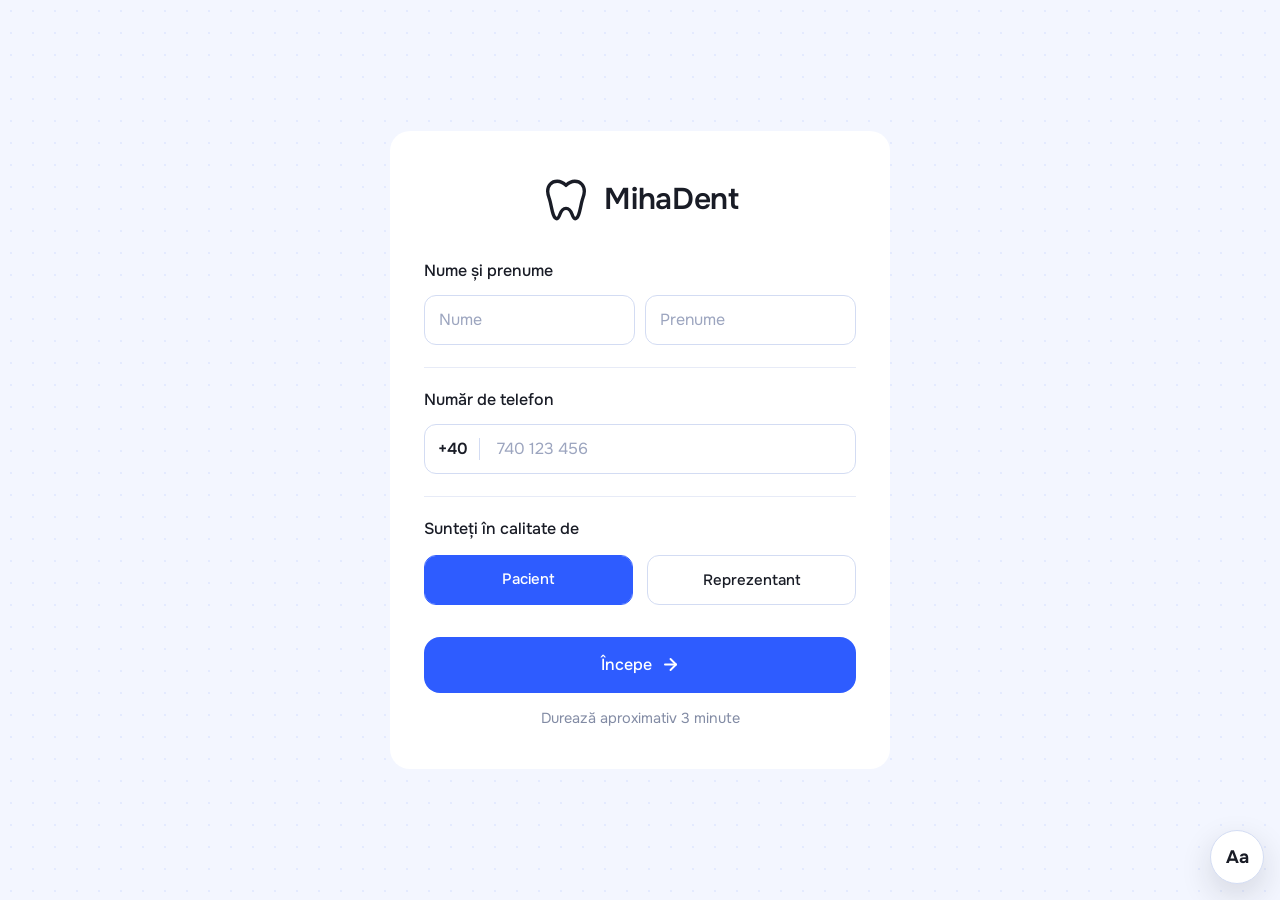
<file: form.html>
<!DOCTYPE html>
<html lang="ro">
<head>
<meta charset="UTF-8" />
<meta name="viewport" content="width=device-width, initial-scale=1, viewport-fit=cover" />
<meta name="theme-color" content="#ffffff" />
<title>MihaDent — Chestionar pacient</title>
<link rel="preconnect" href="https://fonts.googleapis.com" />
<link rel="preconnect" href="https://fonts.gstatic.com" crossorigin />
<link rel="stylesheet" href="https://fonts.googleapis.com/css2?family=Onest:wght@400;500;600;700&display=swap" />
<style>
  :root {
    --bg: #ffffff;
    --page: #F3F6FF;
    --ink: #191c26;
    --soft: #49536b;
    --muted: #828ba4;
    --line: #e7ebf7;
    --ctrl-line: #d3dcf3;
    --fill: #eef2fc;
    --sel: #2e5cff;
    --sel-press: #2348d6;
    --ok: #1fa566;
    --danger: #e5484d;
    --focus: rgba(46,92,255,.35);
    --ease: cubic-bezier(.22,.61,.36,1);
    --text-scale: 1;
  }
  html[data-text-size="small"] { --text-scale: .94; }
  html[data-text-size="normal"] { --text-scale: 1; }
  html[data-text-size="large"] { --text-scale: 1.14; }

  *, *::before, *::after { box-sizing: border-box; }
  html { touch-action: manipulation; }
  html, body { margin: 0; }
  b, strong { font-weight: 600; }
  body {
    font-family: 'Onest', system-ui, sans-serif;
    background: var(--page);
    background-image: radial-gradient(rgba(46,92,255,.08) 1.3px, transparent 1.3px);
    background-size: 22px 22px;
    color: var(--ink);
    line-height: 1.5;
    min-height: 100vh;
    min-height: 100dvh;
    -webkit-font-smoothing: antialiased;
    -webkit-tap-highlight-color: transparent;
  }
  svg { display: block; }

  /* ── sticky header ── */
  .hdr {
    position: sticky; top: 0; z-index: 30;
    background: var(--bg);
    border-bottom: 1px solid var(--line);
  }
  .hdr.is-hidden { display: none; }
  .hdr__in { max-width: 1024px; margin: 0 auto; padding: 12px 20px; }
  .hdr__row { display: flex; align-items: center; justify-content: space-between; gap: 12px; }
  .brand { display: flex; align-items: center; gap: 8px; min-width: 0; color: var(--ink); }
  .brand > svg { flex: none; }
  .brand__n { font-size: 16px; font-weight: 600; letter-spacing: -.01em; white-space: nowrap; }
  .hdr__badge {
    flex: none; display: inline-flex; align-items: center; gap: 6px;
    font-size: 12.5px; font-weight: 600; color: var(--soft);
    background: var(--fill); padding: 6px 12px; border-radius: 999px;
  }
  .hdr__badge svg { flex: none; }
  .meter {
    height: 4px; margin-top: 11px; border-radius: 99px;
    background: #e7ebf6; overflow: hidden;
  }
  .meter i {
    display: block; height: 100%; width: 0;
    background: var(--sel); border-radius: 99px;
    transition: width .15s ease-out;
  }

  /* ── main column ── */
  .main {
    max-width: 1024px; margin: 0 auto;
    padding: 24px 20px 36px;
  }

  .step { display: none; }
  .step.is-active { display: block; animation: rise .3s var(--ease); }
  @keyframes rise { from { opacity: 0; transform: translateY(10px); } to { opacity: 1; transform: none; } }

  .shead { margin: 2px 0 10px; }
  .kicker {
    font-size: 11.5px; font-weight: 700; letter-spacing: .09em;
    text-transform: uppercase; color: var(--muted);
  }
  .title { margin: 6px 0 0; font-size: 26px; line-height: 1.22; font-weight: 500; letter-spacing: -.02em; }
  .lead { margin: 10px 0 0; font-size: 15px; color: var(--soft); line-height: 1.6; }

  /* sub-section headings (sit on the gray page, above their panel) */
  .ssec { margin: 38px 6px 12px; }
  .shead + .ssec { margin-top: 22px; }
  .ssec__t { font-size: 15.5px; font-weight: 600; color: var(--ink); }
  .ssec__n { margin: 7px 0 0; font-size: 13.5px; color: var(--muted); line-height: 1.55; }

  /* ── section panels ── */
  .panel {
    background: var(--bg);
    border-radius: 20px;
    padding: 6px 20px;
  }
  .shead + .panel { margin-top: 18px; }

  /* ── question rows ── */
  .q { padding: 20px 0 22px; border-bottom: 1px solid var(--line); scroll-margin: 110px; }
  .panel > :last-child { border-bottom: 0; }
  .q__label { font-size: 16px; font-weight: 500; line-height: 1.45; }
  .q__hint { margin: 4px 0 0; font-size: 13.5px; color: var(--muted); line-height: 1.5; }
  .req { color: var(--danger); margin-left: 2px; }

  /* Da / Nu options + pill chips — bottom-rising fill, springy pop, rolling label */
  .opts { display: grid; gap: 14px; margin-top: 14px; }
  .opts--2 { grid-template-columns: 1fr 1fr; }
  .opts--3 { display: flex; flex-wrap: wrap; }
  .opt {
    display: flex; min-height: 50px; padding: 12px 10px;
    font-size: 15px; text-align: center; line-height: 1.2;
  }
  .opts--3 .opt { flex: none; font-size: 14.5px; padding: 12px 19px; }
  .chips { display: flex; flex-wrap: wrap; gap: 12px; }
  .chip { display: inline-flex; min-height: 46px; padding: 11px 19px; font-size: 14.5px; }

  .opt, .chip {
    position: relative; align-items: center; justify-content: center; overflow: hidden;
    border: 1px solid var(--ctrl-line); border-radius: 12px; background: var(--bg);
    font-weight: 500; color: var(--ink);
    cursor: pointer; user-select: none;
    transition: transform .3s var(--ease), border-color .25s var(--ease);
  }
  .opt::before, .chip::before {
    content: ""; position: absolute; inset: -1px; z-index: 0;
    background: var(--sel); border-radius: 50% 50% 0 0;
    transform: translateY(101%);
    transition: transform .32s cubic-bezier(.4,0,0,1), border-radius .32s cubic-bezier(.4,0,0,1);
  }
  .opt input, .chip input { position: absolute; opacity: 0; pointer-events: none; }
  .opt:has(input:checked), .chip:has(input:checked) {
    border-color: var(--sel);
    animation: pill-select-pop .32s cubic-bezier(.34,1.56,.64,1);
    transition: border-color .2s var(--ease);
  }
  .opt:has(input:checked)::before, .chip:has(input:checked)::before {
    transform: translateY(0); border-radius: 0;
    transition-duration: .32s, .55s;
  }
  .opt:active, .chip:active { transform: scale(.96); }
  @keyframes pill-select-pop {
    0% { transform: scale(1); }
    45% { transform: scale(1.025); }
    100% { transform: scale(1); }
  }

  /* rolling label inside pills */
  .pt { position: relative; z-index: 1; overflow: hidden; white-space: nowrap; }
  .pt > span {
    display: block;
    transition: transform .42s cubic-bezier(.16,1,.3,1);
  }
  .pt > span::after {
    content: attr(data-text); position: absolute; top: 110%; left: 0;
    width: 100%; text-align: center; color: #fff;
  }
  .opt:has(input:checked) .pt > span,
  .chip:has(input:checked) .pt > span { transform: translateY(-110%); }

  .q--yesno .q__head { display: grid; gap: 14px; }
  .q--yesno .opts { margin-top: 0; }

  /* plain checklist rows */
  .checkgrid { display: grid; gap: 2px; }
  .checkrow {
    display: flex; align-items: center; gap: 12px;
    min-height: 46px; padding: 9px 0;
    font-size: 15px; font-weight: 400; line-height: 1.4;
    cursor: pointer; user-select: none;
  }
  .checkrow input { position: absolute; opacity: 0; pointer-events: none; }
  .checkrow i {
    width: 22px; height: 22px; border-radius: 7px; flex: none;
    border: 1.5px solid #c2cdec; background: var(--bg); color: #fff;
    display: grid; place-items: center;
    transition: background .15s var(--ease), border-color .15s var(--ease);
  }
  .checkrow i svg { width: 13px; height: 13px; opacity: 0; transition: opacity .12s; }
  .checkrow:has(input:checked) i { background: var(--sel); border-color: var(--sel); }
  .checkrow:has(input:checked) i svg { opacity: 1; }

  /* per-item detail input, shown while its checkbox is checked */
  .ckw .in--det {
    display: none; margin: 6px 0 10px 34px;
    width: calc(100% - 34px); min-height: 44px; padding: 10px 12px;
    background: #fff;
  }
  .ckw:has(input:checked) .in--det { display: block; }

  /* fields */
  .fgroup { display: grid; gap: 14px; }
  .q__label + .fgroup, .q__hint + .fgroup { margin-top: 13px; }
  .f { display: grid; gap: 7px; }
  .f > span { font-size: 13px; font-weight: 500; color: var(--soft); }
  .f2 { display: grid; gap: 10px; grid-template-columns: 1fr 1fr; }
  .f2--t { grid-template-columns: 1fr; }
  .f3 { display: grid; gap: 10px; grid-template-columns: 1fr; }
  .f-idrow,
  .f-idmain { display: grid; gap: 10px; grid-template-columns: 1fr; }
  .in {
    width: 100%; min-height: 50px; padding: 12px 14px;
    border: 1px solid var(--ctrl-line); border-radius: 12px;
    background: var(--bg); font: inherit; font-size: 16px; color: var(--ink);
    transition: border-color .15s var(--ease), box-shadow .15s var(--ease);
    scroll-margin: 130px;
  }
  .in::placeholder { color: #9ca5bf; }
  .in:focus { outline: none; border-color: var(--soft); }
  textarea.in { min-height: 96px; resize: vertical; line-height: 1.5; }
  select.in {
    appearance: none; -webkit-appearance: none; cursor: pointer;
    background-image: url("data:image/svg+xml,%3Csvg xmlns='http://www.w3.org/2000/svg' width='15' height='15' viewBox='0 0 24 24' fill='none' stroke='%2384878d' stroke-width='2.4' stroke-linecap='round' stroke-linejoin='round'%3E%3Cpolyline points='6 9 12 15 18 9'/%3E%3C/svg%3E");
    background-repeat: no-repeat; background-position: right 14px center;
    padding-right: 44px;
  }
  select.in:invalid { color: #9ca5bf; }

  /* conditional reveal */
  .reveal {
    display: none;
    margin-top: 14px;
    padding: 16px;
    border: 1px solid var(--line);
    border-radius: 12px;
    background: #f6f6f7;
  }
  .reveal.is-open { display: block; animation: rise .25s var(--ease); }
  .reveal .fgroup { gap: 12px; }
  .reveal .f > span {
    color: var(--ink);
    font-size: 13px;
    font-weight: 600;
  }
  .reveal .in { background: #fff; }
  .reveal .chips,
  .reveal .checkgrid { margin-top: 2px; }
  .subq .fgroup > .f {
    padding: 10px 0;
    border-top: 1px solid var(--line);
  }
  .subq .fgroup > .f:first-child {
    padding-top: 0;
    border-top: 0;
  }
  .subq .fgroup > .f:last-child { padding-bottom: 0; }
  .subq .fgroup > .f > span {
    display: block;
    margin-bottom: 8px;
    color: var(--ink);
    font-size: 13.5px;
    font-weight: 700;
  }
  .subq .checkgrid,
  .subq .chips {
    display: grid;
    gap: 3px;
    grid-template-columns: 1fr;
  }
  .subq .checkrow {
    min-height: 34px;
    padding: 4px 0;
  }
  .subq .chip { width: 100%; }
  .subq .chip { background: #f2f2f7; }
  .subq .checkrow i {
    width: 20px;
    height: 20px;
    border-radius: 6px;
    background: #f2f2f7;
  }
  .subq .ckw .in--det {
    margin-top: 4px;
    margin-bottom: 6px;
    min-height: 42px;
  }

  /* consent rows */
  .consent {
    display: flex; gap: 13px; align-items: flex-start;
    padding: 17px 0; border-bottom: 1px solid var(--line);
    cursor: pointer; user-select: none;
    scroll-margin: 110px;
  }
  .consent input { position: absolute; opacity: 0; pointer-events: none; }
  .consent i {
    width: 24px; height: 24px; border-radius: 8px; flex: none; margin-top: 1px;
    border: 1.5px solid #c2cdec; background: var(--bg); color: #fff;
    display: grid; place-items: center;
    transition: background .15s var(--ease), border-color .15s var(--ease);
  }
  .consent i svg { width: 14px; height: 14px; opacity: 0; transition: opacity .12s; }
  .consent:has(input:checked) i { background: var(--sel); border-color: var(--sel); }
  .consent:has(input:checked) i svg { opacity: 1; }
  .consent.is-missing i { border-color: var(--danger); }
  .consent.is-missing .consent__t b { color: var(--danger); }
  .consent__t { font-size: 14.5px; color: var(--soft); line-height: 1.5; }
  .consent__t b { color: var(--ink); }

  /* gdpr document (scrollable) */
  .gdprbox {
    max-height: 32vh;
    max-height: 32dvh;
    overflow-y: auto;
    overscroll-behavior: contain;
    -webkit-overflow-scrolling: touch;
    border: 1px solid var(--line);
    border-radius: 12px;
    padding: 16px;
  }
  .gdprbox::-webkit-scrollbar { width: 4px; }
  .gdprbox::-webkit-scrollbar-thumb { background: #ccd5ee; border-radius: 99px; }
  .gdpr__cap { margin: 9px 2px 0; font-size: 12.5px; color: var(--muted); }
  .gdoc { font-size: 13.5px; color: var(--soft); line-height: 1.65; }
  .gdoc h3 {
    margin: 0 0 12px; font-size: 14.5px; font-weight: 600; color: var(--ink);
    line-height: 1.45; text-align: center;
  }
  .gdoc h4 { margin: 18px 0 6px; font-size: 13px; font-weight: 700; color: var(--ink); }
  .gdoc p { margin: 0 0 10px; }
  .gdoc ul { margin: 0 0 10px; padding-left: 18px; }
  .gdoc li { margin-bottom: 5px; }
  .gdoc b { color: var(--ink); font-weight: 600; }
  .gdoc > :last-child { margin-bottom: 0; }

  /* signature */
  .signcard { border-bottom: 0; }
  .sign__head { display: flex; align-items: center; justify-content: space-between; gap: 12px; margin-bottom: 13px; }
  .linkbtn {
    border: 0; background: var(--fill); color: var(--soft);
    font: inherit; font-size: 13.5px; font-weight: 600;
    padding: 8px 14px; border-radius: 999px; cursor: pointer;
  }
  .linkbtn:active { background: #e3e9f9; }
  .pad {
    position: relative; height: 230px; overflow: hidden;
    border-radius: 14px;
    background: var(--fill); touch-action: none; cursor: crosshair;
    transition: box-shadow .15s var(--ease);
  }
  .pad.is-missing { box-shadow: 0 0 0 1.5px var(--danger); }
  .pad canvas { display: block; width: 100%; height: 100%; user-select: none; }
  .pad__hint {
    position: absolute; inset: 0; display: grid; place-items: center; align-content: center; gap: 8px;
    color: var(--muted); font-size: 14.5px; pointer-events: none; text-align: center;
  }
  .pad__hint svg { margin: 0 auto; }
  .pad.has-ink .pad__hint { display: none; }
  .sign__cap { margin: 10px 0 0; font-size: 12.5px; color: var(--muted); }

  /* ── start screen (login-like) ── */
  body.on-start .main { padding-bottom: 24px; }
  .step--start.is-active {
    display: flex; flex-direction: column;
    padding-top: 12px;
    max-width: 500px; margin: 0 auto;
  }
  .step--start .panel { padding: 2px 22px; }
  .start__brand {
    display: flex; align-items: center; justify-content: center; gap: 10px;
    padding: 30px 0 10px; color: var(--ink);
  }
  .start__brand svg { width: 40px; height: 40px; }
  .start__name { font-size: 24px; font-weight: 600; letter-spacing: -.01em; }
  .q:has(+ .start__actions) { border-bottom: 0; }
  .start__actions { padding: 6px 0 28px; }
  .step--start .btn--start { flex: none; width: 100%; }
  .start__note {
    margin: 14px 10px 0; text-align: center;
    font-size: 13.5px; color: var(--muted); line-height: 1.55;
  }

  .phone { position: relative; }
  .phone__cc {
    position: absolute; left: 14px; top: 50%; transform: translateY(-50%);
    display: inline-flex; align-items: center;
    font-size: 16px; font-weight: 600; color: var(--ink);
    pointer-events: none;
  }
  .phone__cc::after { content: ""; width: 1px; height: 22px; background: var(--ctrl-line); margin-left: 11px; }
  .phone .in { padding-left: 72px; }

  /* ── footer ── */
  .foot {
    background: var(--bg); border-top: 1px solid var(--line);
  }
  .foot__err {
    max-width: 640px; margin: 0 auto; padding: 11px 20px 0;
    font-size: 13.5px; font-weight: 600; color: var(--danger);
  }
  .foot__in {
    max-width: 1024px; margin: 0 auto;
    display: flex; gap: 10px;
    padding: 12px 20px calc(12px + env(safe-area-inset-bottom));
  }
  .btn {
    border: 0; font: inherit; cursor: pointer;
    min-height: 56px; border-radius: 16px;
    font-size: 16px; font-weight: 500;
    display: inline-flex; align-items: center; justify-content: center; gap: 9px;
    transition: background .15s var(--ease), transform .1s var(--ease);
  }
  .btn:active { transform: scale(.98); }
  .btn--back { flex: none; width: 56px; background: var(--fill); color: var(--soft); }
  .btn--back:active { background: #e3e9f9; }
  .btn--next { flex: 1; background: var(--sel); color: #fff; }
  .btn--next:active { background: var(--sel-press); }
  .foot.at-start { display: none; }

  /* accessibility */
  .textsize {
    position: fixed;
    right: 16px;
    bottom: calc(16px + env(safe-area-inset-bottom));
    z-index: 80;
    display: grid;
    justify-items: end;
    gap: 8px;
  }
  .textsize__toggle,
  .textsize__btn {
    border: 1px solid var(--ctrl-line);
    background: var(--bg);
    color: var(--ink);
    font: inherit;
    font-weight: 700;
    cursor: pointer;
    box-shadow: 0 12px 32px rgba(25,28,38,.14);
  }
  .textsize__toggle {
    width: 54px;
    height: 54px;
    border-radius: 999px;
    display: grid;
    place-items: center;
    font-size: 18px;
  }
  .textsize__panel {
    display: flex;
    gap: 6px;
    padding: 6px;
    border: 1px solid var(--line);
    border-radius: 16px;
    background: rgba(255,255,255,.96);
    box-shadow: 0 16px 42px rgba(25,28,38,.14);
    backdrop-filter: blur(10px);
  }
  .textsize__panel[hidden] { display: none; }
  .textsize__btn {
    min-width: 42px;
    height: 40px;
    border-radius: 12px;
    box-shadow: none;
  }
  .textsize__btn[data-text-size="small"] { font-size: 13px; }
  .textsize__btn[data-text-size="normal"] { font-size: 16px; }
  .textsize__btn[data-text-size="large"] { font-size: 19px; }
  .textsize__btn[aria-pressed="true"] {
    border-color: var(--sel);
    background: var(--sel);
    color: #fff;
  }
  .textsize__toggle:active,
  .textsize__btn:active { transform: scale(.96); }

  /* done — full-screen centered, staged completion animation */
  body.on-done .main { padding-bottom: 24px; }
  .done { display: none; text-align: center; padding: 0 20px; }
  .done.is-on {
    display: flex; flex-direction: column; align-items: center; justify-content: center;
    min-height: calc(100vh - 48px);
    min-height: calc(100dvh - 48px);
  }
  .done__ic {
    position: relative;
    width: 84px; height: 84px; border-radius: 50%;
    background: var(--ok); color: #fff;
    display: grid; place-items: center; margin: 0 auto 22px;
  }
  .done.is-on .done__ic { animation: done-pop .5s cubic-bezier(.34,1.56,.64,1) .1s backwards; }
  .done.is-on .done__ic::after {
    content: ""; position: absolute; inset: 0; border-radius: 50%;
    border: 2px solid var(--ok); opacity: 0; pointer-events: none;
    animation: done-ring .9s ease-out .5s forwards;
  }
  .done.is-on .done__ic svg polyline {
    stroke-dasharray: 24; stroke-dashoffset: 24;
    animation: done-draw .4s ease-out .45s forwards;
  }
  .done h2 { margin: 0 0 9px; font-size: 22px; font-weight: 600; letter-spacing: -.02em; }
  .done p { margin: 0 auto; color: var(--soft); font-size: 15px; max-width: 40ch; line-height: 1.55; }
  .done.is-on h2 { animation: done-rise .45s var(--ease) .6s backwards; }
  .done.is-on p { animation: done-rise .45s var(--ease) .75s backwards; }
  @keyframes done-pop { from { transform: scale(.4); opacity: 0; } to { transform: scale(1); opacity: 1; } }
  @keyframes done-draw { to { stroke-dashoffset: 0; } }
  @keyframes done-ring { from { transform: scale(1); opacity: .45; } to { transform: scale(2.1); opacity: 0; } }
  @keyframes done-rise { from { opacity: 0; transform: translateY(12px); } to { opacity: 1; transform: none; } }

  /* focus visibility */
  .opt:has(input:focus-visible),
  .chip:has(input:focus-visible),
  .checkrow:has(input:focus-visible) i,
  .consent:has(input:focus-visible) i { box-shadow: 0 0 0 2.5px var(--focus); }
  .btn:focus-visible, .linkbtn:focus-visible { outline: 2px solid var(--ink); outline-offset: 2px; }

  @media (min-width: 680px) {
    .f3 { grid-template-columns: repeat(3, minmax(0, 1fr)); }
    .f-idrow { grid-template-columns: 2fr 1fr; align-items: start; }
    .f-idmain { grid-template-columns: repeat(3, minmax(0, 1fr)); }
    .q--yesno .q__head {
      grid-template-columns: minmax(0, 1fr) auto;
      align-items: start;
      column-gap: 20px;
    }
    .q--yesno .opts {
      justify-self: end;
      width: 176px;
    }
    .q--yesno .opt {
      min-height: 38px;
      padding: 8px 12px;
      font-size: 14px;
    }
    .ckw:has(input:checked) {
      display: grid;
      grid-template-columns: minmax(190px, max-content) minmax(220px, 1fr);
      column-gap: 16px;
      align-items: center;
    }
    .ckw:has(input:checked) .checkrow {
      min-width: 0;
    }
    .ckw:has(input:checked) .in--det {
      margin: 0;
      width: 100%;
    }
  }

  /* ── tablet ── */
  @media (min-width: 840px) {
    .main { padding-top: 32px; }
    .title { font-size: 30px; }
    .panel { padding: 6px 24px; border-radius: 20px; }
    .start__brand { gap: 13px; padding: 40px 0 14px; }
    .start__brand svg { width: 50px; height: 50px; }
    .start__name { font-size: 30px; }
    .step--start .panel { padding: 4px 34px; }
    .start__actions { padding: 10px 0 36px; }
    body.on-start .main { padding-bottom: 32px; }
    .step--start.is-active {
      justify-content: center;
      padding-top: 0;
      min-height: calc(100vh - 64px);
      min-height: calc(100dvh - 64px);
    }
    .f2--t { grid-template-columns: 1fr 1fr; }
    .checkgrid { grid-template-columns: 1fr 1fr; column-gap: 24px; }
    .subq .checkgrid,
    .subq .chips {
      grid-template-columns: 1fr;
      column-gap: 0;
    }
    .pad { height: 280px; }
  }

  /* no transition flicker while restoring saved answers on load */
  .preload *, .preload *::before, .preload *::after { transition: none !important; }

  @media (prefers-reduced-motion: reduce) {
    *, *::before, *::after { animation: none !important; transition: none !important; }
    .done.is-on .done__ic svg polyline { stroke-dashoffset: 0; }
    .done.is-on .done__ic::after { display: none; }
  }

  html[data-text-size] .brand__n { font-size: calc(16px * var(--text-scale)); }
  html[data-text-size] .hdr__badge { font-size: calc(12.5px * var(--text-scale)); }
  html[data-text-size] .title { font-size: calc(26px * var(--text-scale)); }
  html[data-text-size] .lead { font-size: calc(15px * var(--text-scale)); }
  html[data-text-size] .ssec__t { font-size: calc(15.5px * var(--text-scale)); }
  html[data-text-size] .ssec__n { font-size: calc(13.5px * var(--text-scale)); }
  html[data-text-size] .q__label { font-size: calc(16px * var(--text-scale)); }
  html[data-text-size] .q__hint { font-size: calc(13.5px * var(--text-scale)); }
  html[data-text-size] .opt { font-size: calc(15px * var(--text-scale)); }
  html[data-text-size] .opts--3 .opt,
  html[data-text-size] .chip { font-size: calc(14.5px * var(--text-scale)); }
  html[data-text-size] .checkrow { font-size: calc(15px * var(--text-scale)); }
  html[data-text-size] .f > span,
  html[data-text-size] .reveal .f > span,
  html[data-text-size] .gdoc h4 { font-size: calc(13px * var(--text-scale)); }
  html[data-text-size] .subq .fgroup > .f > span { font-size: calc(13.5px * var(--text-scale)); }
  html[data-text-size] .in,
  html[data-text-size] .btn { font-size: calc(16px * var(--text-scale)); }
  html[data-text-size] .linkbtn,
  html[data-text-size] .foot__err,
  html[data-text-size] .gdpr__cap { font-size: calc(13.5px * var(--text-scale)); }
  html[data-text-size] .consent__t,
  html[data-text-size] .pad__hint,
  html[data-text-size] .sign__cap,
  html[data-text-size] .start__note { font-size: calc(14.5px * var(--text-scale)); }
  html[data-text-size] .gdoc { font-size: calc(13.5px * var(--text-scale)); }
  html[data-text-size] .gdoc h3 { font-size: calc(14.5px * var(--text-scale)); }
  html[data-text-size] .done h2 { font-size: calc(22px * var(--text-scale)); }
  html[data-text-size] .done p { font-size: calc(15px * var(--text-scale)); }

  @media (min-width: 840px) {
    html[data-text-size] .title { font-size: calc(30px * var(--text-scale)); }
    html[data-text-size] .start__name { font-size: calc(30px * var(--text-scale)); }
  }
</style>
</head>
<body>

<header class="hdr">
  <div class="hdr__in">
    <div class="hdr__row">
      <div class="brand">
        <svg width="28" height="28" viewBox="0 0 24 24" fill="none" stroke="currentColor" stroke-width="1.8" stroke-linecap="round" stroke-linejoin="round" aria-hidden="true"><path d="M12 5C10.8 3.8 9.3 3 7.8 3 5 3 3.2 5.1 3.2 7.8c0 1.5.6 2.9 1 4.2.9 3 1.4 9 3.4 9 1.8 0 1-5 4.4-5s2.6 5 4.4 5c2 0 2.5-6 3.4-9 .4-1.3 1-2.7 1-4.2C20.8 5.1 19 3 16.2 3c-1.5 0-3 .8-4.2 2Z"/></svg>
        <span class="brand__n">Miha<b>Dent</b></span>
      </div>
      <span class="hdr__badge">Chestionar medical</span>
    </div>
    <div class="meter" aria-hidden="true"><i id="meterFill"></i></div>
  </div>
</header>

<main class="main">
  <div id="steps"></div>

  <div class="done" id="done">
    <div class="done__ic">
      <svg width="40" height="40" viewBox="0 0 24 24" fill="none" stroke="currentColor" stroke-width="3" stroke-linecap="round" stroke-linejoin="round"><polyline points="20 6 9 17 4 12"/></svg>
    </div>
    <h2>Chestionar trimis. Mulțumim!</h2>
    <p>Răspunsurile tale au fost înregistrate. Un membru al echipei MihaDent le va verifica înainte de consultație.</p>
  </div>
</main>

<footer class="foot at-start" id="foot">
  <p class="foot__err" id="footErr" hidden></p>
  <div class="foot__in">
    <button class="btn btn--back" id="backBtn" type="button" aria-label="Înapoi">
      <svg width="21" height="21" viewBox="0 0 24 24" fill="none" stroke="currentColor" stroke-width="2.4" stroke-linecap="round" stroke-linejoin="round"><path d="M19 12H5"/><polyline points="12 19 5 12 12 5"/></svg>
    </button>
    <button class="btn btn--next" id="nextBtn" type="button"></button>
  </div>
</footer>

<div class="textsize" id="textSizeTool">
  <div class="textsize__panel" id="textSizePanel" role="group" aria-label="Dimensiune text" hidden>
    <button class="textsize__btn" type="button" data-text-size="small" aria-label="Text mai mic">A-</button>
    <button class="textsize__btn" type="button" data-text-size="normal" aria-label="Text normal">A</button>
    <button class="textsize__btn" type="button" data-text-size="large" aria-label="Text mai mare">A+</button>
  </div>
  <button class="textsize__toggle" id="textSizeToggle" type="button" aria-label="Dimensiune text" aria-expanded="false" aria-controls="textSizePanel">Aa</button>
</div>

<script>
(function () {
  'use strict';

  var $  = function (s, r) { return (r || document).querySelector(s); };
  var $$ = function (s, r) { return Array.prototype.slice.call((r || document).querySelectorAll(s)); };

  var CHECK = '<svg viewBox="0 0 24 24" fill="none" stroke="currentColor" stroke-width="3.4" stroke-linecap="round" stroke-linejoin="round"><polyline points="20 6 9 17 4 12"/></svg>';
  var ARROW = '<svg width="19" height="19" viewBox="0 0 24 24" fill="none" stroke="currentColor" stroke-width="2.4" stroke-linecap="round" stroke-linejoin="round"><path d="M5 12h14"/><polyline points="12 5 19 12 12 19"/></svg>';
  var PEN   = '<svg width="22" height="22" viewBox="0 0 24 24" fill="none" stroke="currentColor" stroke-width="1.8" stroke-linecap="round" stroke-linejoin="round"><path d="M17 3a2.85 2.85 0 1 1 4 4L7.5 20.5 2 22l1.5-5.5Z"/></svg>';
  var TOOTH = '<svg width="40" height="40" viewBox="0 0 24 24" fill="none" stroke="currentColor" stroke-width="1.6" stroke-linecap="round" stroke-linejoin="round"><path d="M12 5C10.8 3.8 9.3 3 7.8 3 5 3 3.2 5.1 3.2 7.8c0 1.5.6 2.9 1 4.2.9 3 1.4 9 3.4 9 1.8 0 1-5 4.4-5s2.6 5 4.4 5c2 0 2.5-6 3.4-9 .4-1.3 1-2.7 1-4.2C20.8 5.1 19 3 16.2 3c-1.5 0-3 .8-4.2 2Z"/></svg>';

  var JUDETE = [
    'Alba', 'Arad', 'Argeș', 'Bacău', 'Bihor', 'Bistrița-Năsăud', 'Botoșani', 'Brăila', 'Brașov',
    'Buzău', 'Călărași', 'Caraș-Severin', 'Cluj', 'Constanța', 'Covasna', 'Dâmbovița', 'Dolj',
    'Galați', 'Giurgiu', 'Gorj', 'Harghita', 'Hunedoara', 'Ialomița', 'Iași', 'Ilfov', 'Maramureș',
    'Mehedinți', 'Mureș', 'Neamț', 'Olt', 'Prahova', 'Sălaj', 'Satu Mare', 'Sibiu', 'Suceava',
    'Teleorman', 'Timiș', 'Tulcea', 'Vâlcea', 'Vaslui', 'Vrancea', 'București'
  ];

  var LOC = {
    'Covasna': ['Sfântu Gheorghe', 'Târgu Secuiesc', 'Covasna', 'Baraolt', 'Întorsura Buzăului'],
    'Cluj': ['Cluj-Napoca', 'Turda', 'Dej', 'Câmpia Turzii', 'Gherla'],
    'Brașov': ['Brașov', 'Făgăraș', 'Săcele', 'Codlea', 'Râșnov'],
    'București': ['Sector 1', 'Sector 2', 'Sector 3', 'Sector 4', 'Sector 5', 'Sector 6'],
    'Iași': ['Iași', 'Pașcani', 'Hârlău', 'Târgu Frumos'],
    'Timiș': ['Timișoara', 'Lugoj', 'Jimbolia', 'Sânnicolau Mare'],
    'Mureș': ['Târgu Mureș', 'Sighișoara', 'Reghin', 'Târnăveni'],
    'Sibiu': ['Sibiu', 'Mediaș', 'Cisnădie', 'Avrig'],
    'Prahova': ['Ploiești', 'Câmpina', 'Sinaia', 'Bușteni'],
    'Constanța': ['Constanța', 'Mangalia', 'Cernavodă', 'Medgidia']
  };

  /* sub-categories revealed by question 885 (boli acute/cronice) — mirrors production data */
  var BOLI = [
    { id: 886, label: 'Boli congenitale', single: true, items: [{ v: 'Nu' }, { v: 'Da', det: true }] },
    { id: 887, label: 'Boli profesionale', single: true, items: [{ v: 'Nu' }, { v: 'Da', det: true }] },
    { id: 888, label: 'Boli de inimă', items: [{ v: 'Angină pectorală' }, { v: 'Infarct miocardic', det: true }, { v: 'Aritmii (fibrilații etc)' }, { v: 'Blocuri' }, { v: 'Insuficiență cardiacă', det: true }, { v: 'Valvulopatii', det: true }, { v: 'Endocardită infecțioasă' }, { v: 'Intervenții chirurgicale cardiace', det: true }, { v: 'Altele', det: true }] },
    { id: 889, label: 'Boli vasculare', items: [{ v: 'Arteriopatie obliterantă' }, { v: 'Tromboflebită' }, { v: 'Hipotensiune arterială' }] },
    { id: 890, label: 'Boli ale aparatului respirator', items: [{ v: 'Astm bronșic' }, { v: 'Emfizem pulmonar' }, { v: 'Bronșită cronică' }, { v: 'Tbc', det: true }, { v: 'Altele', det: true }] },
    { id: 891, label: 'Boli hepatice', items: [{ v: 'Steatoză hepatică' }, { v: 'Hepatită cronică' }, { v: 'Ciroză' }, { v: 'Altele' }] },
    { id: 892, label: 'Boli renale', items: [{ v: 'Insuficienta renala', det: true }] },
    { id: 893, label: 'Diabet', items: [{ v: 'Tratament cu insulina' }, { v: 'Tratament cu antidiabetice orale' }] },
    { id: 894, label: 'Boli endocrine', items: [{ v: 'Hipotiroidie' }, { v: 'Hipertiroidie' }, { v: 'Altele', det: true }] },
    { id: 895, label: 'Boli reumatismale', items: [{ v: 'Poliartrita reumatoida' }, { v: 'Colagenoze' }, { v: 'Altele', det: true }] },
    { id: 896, label: 'Boli scheletale', items: [{ v: 'Osteoporoză' }, { v: 'Altele', det: true }] },
    { id: 897, label: 'Boli neurologice', items: [{ v: 'Epilepsie' }, { v: 'Altele', det: true }] },
    { id: 898, label: 'Boli psihice', items: [{ v: 'Depresie' }, { v: 'Schizofrenie' }, { v: 'Altele', det: true }] },
    { id: 899, label: 'Manifestări neuro-vegetative', items: [{ v: 'Atacuri de panică' }] },
    { id: 900, label: 'Boli hematologice', items: [{ v: 'Anemie' }, { v: 'Talasemie' }, { v: 'Leucemie acută' }, { v: 'Leucemie cronică' }, { v: 'Hemofilie' }, { v: 'Trombocitopenie' }, { v: 'Boala von willebrand' }, { v: 'Altele', det: true }] },
    { id: 901, label: 'Boli infecțioase', items: [{ v: 'Hepatită virală' }, { v: 'B' }, { v: 'C' }, { v: 'D' }, { v: 'Hiv' }, { v: 'Altele', det: true }] },
    { id: 902, label: 'Neoplasme', single: true, items: [{ v: 'Nu' }, { v: 'Da', det: true }] }
  ];

  /* ─── tiny builders ─── */

  function inp(o) {
    var attrs = ' name="' + o.name + '" placeholder="' + (o.ph || '') + '"' +
      (o.mode ? ' inputmode="' + o.mode + '"' : '') +
      (o.auto ? ' autocomplete="' + o.auto + '"' : '');
    var ctrl = o.area
      ? '<textarea class="in"' + attrs + '></textarea>'
      : '<input class="in" type="' + (o.type || 'text') + '"' + attrs + '>';
    return '<label class="f">' + (o.label ? '<span>' + o.label + '</span>' : '') + ctrl + '</label>';
  }

  function sel(o) {
    return '<label class="f">' + (o.label ? '<span>' + o.label + '</span>' : '') +
      '<select class="in" name="' + o.name + '"' + (o.role ? ' data-role="' + o.role + '"' : '') +
      (o.required ? ' required' : '') + '>' +
      (o.placeholder ? '<option value="" disabled selected hidden>' + o.placeholder + '</option>' : '') +
      (o.options || []).map(function (x) { return '<option>' + x + '</option>'; }).join('') +
      '</select></label>';
  }

  function rollText(v) {
    return '<span class="pt"><span data-text="' + v + '">' + v + '</span></span>';
  }

  function opts(name, options, def) {
    return '<div class="opts opts--' + options.length + '">' +
      options.map(function (v) {
        return '<label class="opt"><input type="radio" name="' + name + '" value="' + v + '"' +
          (v === def ? ' checked' : '') + '>' + rollText(v) + '</label>';
      }).join('') + '</div>';
  }

  /* checkbox chips keyed like the production form: name="base[Value]" */
  function chipsKeyed(label, base, items) {
    return '<div class="f"><span>' + label + '</span><div class="chips">' + items.map(function (v) {
      return '<label class="chip"><input type="checkbox" name="' + base + '[' + v + ']" value="' + v + '">' + rollText(v) + '</label>';
    }).join('') + '</div></div>';
  }

  /* checklist rows; items with det:true reveal a detail input when checked */
  function checkRows(base, items, o) {
    o = o || {};
    return '<div class="checkgrid">' + items.map(function (it) {
      var v = it.v || it;
      var inputName = o.single ? base : base + '[' + v + ']';
      var inputType = o.single ? 'radio' : 'checkbox';
      var detName = o.single ? base + '[' + v + '][detalii]' : inputName + '[detalii]';
      var row = '<label class="checkrow"><input type="' + inputType + '" name="' + inputName + '" value="' + v + '"><i>' + CHECK + '</i><span>' + v + '</span></label>';
      if (it.det) {
        return '<div class="ckw">' + row +
          '<input class="in in--det" type="text" name="' + detName + '" placeholder="Detalii">' +
        '</div>';
      }
      return row;
    }).join('') + '</div>';
  }

  function card(label, inner, o) {
    o = o || {};
    return '<div class="q">' +
      (label ? '<div class="q__label">' + label + (o.req ? '<span class="req">*</span>' : '') + '</div>' : '') +
      (o.hint ? '<p class="q__hint">' + o.hint + '</p>' : '') +
      '<div class="fgroup">' + inner + '</div></div>';
  }

  function yesno(o) {
    return '<div class="q q--yesno">' +
      '<div class="q__head">' +
        '<div class="q__copy">' +
          '<div class="q__label">' + o.label + '</div>' +
          (o.hint ? '<p class="q__hint">' + o.hint + '</p>' : '') +
        '</div>' +
        opts(o.name, o.options || ['Da', 'Nu']) +
      '</div>' +
      (o.reveal
        ? '<div class="reveal subq" data-reveal-for="' + o.name + '" data-reveal-on="' + (o.on || 'Da') + '"><div class="fgroup">' + o.reveal + '</div></div>'
        : '') +
      '</div>';
  }

  function consent(name, text) {
    return '<label class="consent" data-consent="' + name + '">' +
      '<input type="checkbox" name="' + name + '"><i>' + CHECK + '</i>' +
      '<span class="consent__t">' + text + '</span></label>';
  }

  function ssec(label, note) {
    return '<div class="ssec"><div class="ssec__t">' + label + '</div>' +
      (note ? '<p class="ssec__n">' + note + '</p>' : '') + '</div>';
  }

  function panel(inner) {
    return '<div class="panel">' + inner + '</div>';
  }

  /* ─── section content ─── */

  var START_HTML =
    card('Nume și prenume',
      '<div class="f2">' +
        inp({ name: 'nume_pacient', ph: 'Nume', auto: 'family-name' }) +
        inp({ name: 'prenume_pacient', ph: 'Prenume', auto: 'given-name' }) +
      '</div>') +
    '<div class="q"><div class="q__label">Număr de telefon</div><div class="fgroup">' +
      '<div class="phone"><span class="phone__cc">+40</span>' +
      '<input class="in" type="tel" name="telefon_pacient" placeholder="740 123 456" inputmode="tel" autocomplete="tel"></div>' +
    '</div></div>' +
    '<div class="q"><div class="q__label">Sunteți în calitate de</div>' +
    opts('tip_pacient', ['Pacient', 'Reprezentant'], 'Pacient') + '</div>';

  var PERSONAL_HTML =
    card('Date de contact',
      '<div class="f3">' +
        inp({ name: 'nume_pacient', ph: 'Nume', auto: 'family-name' }) +
        inp({ name: 'prenume_pacient', ph: 'Prenume', auto: 'given-name' }) +
        '<label class="f">' +
          '<div class="phone"><span class="phone__cc">+40</span>' +
          '<input class="in" type="tel" name="telefon_pacient" placeholder="740 123 456" inputmode="tel" autocomplete="tel"></div></label>' +
      '</div>') +
    card('Domiciliat în',
      '<div class="f3">' +
        sel({ name: 'county_id', role: 'judet', placeholder: '-- Județ --', options: JUDETE, required: true }) +
        '<div class="f"><div id="locWrap">' +
          '<select class="in" name="id_city" required><option value="" disabled selected hidden>-- Localitate --</option></select>' +
        '</div></div>' +
        inp({ name: 'adresa_pacient', ph: 'Adresă: stradă, număr, bloc, etaj', auto: 'street-address' }) +
      '</div>') +
    card('Legitimat(ă) cu',
      '<div class="f-idrow">' +
        '<div class="f-idmain">' +
          sel({ name: 'tip_carte_identitate', placeholder: '-- Tip act --', options: ['B.I', 'C.I'], required: true }) +
          inp({ name: 'serie_carte_identitate', ph: 'Serie' }) +
          inp({ name: 'numar_carte_identitate', ph: 'Număr', mode: 'numeric' }) +
        '</div>' +
        sel({ name: 'sex_pacient', placeholder: '-- Sex --', options: ['Feminin', 'Masculin'], required: true }) +
      '</div>');

  var BOLI_HTML = BOLI.map(function (b) {
    return '<div class="f"><span>' + b.label + '</span>' + checkRows('raspunsuri[885][' + b.id + ']', b.items, { single: b.single }) + '</div>';
  }).join('') + inp({ name: 'raspunsuri[885][903]', label: 'Alte boli' });

  var FERTILA = 'Vor completa doar persoanele de sex feminin aflate la vârstă fertilă (14–55 de ani).';

  var SARCINA_HTML =
    yesno({ name: 'raspunsuri[868][]', label: 'Sunteți / este posibil să fiți gravidă?',
      reveal: inp({ name: 'raspunsuri[868][869]', label: 'Dacă sunteți gravidă, precizați ce vârstă are sarcina (în săptămâni)', mode: 'numeric' }) }) +
    yesno({ name: 'raspunsuri[870][]', label: 'Sunteți în perioada ciclului menstrual?' });

  var MEDICATIE_HTML =
    yesno({ name: 'raspunsuri[871][]', label: 'Suferiți de alergii sau intoleranțe medicamentoase sau nemedicamentoase?',
      reveal: inp({ name: 'raspunsuri[871][872]', label: 'Dacă răspunsul este afirmativ, precizați la ce anume' }) }) +
    yesno({ name: 'raspunsuri[873][]', label: 'Urmați un anumit tratament (medicamentos, homeopatic, fitoterapic etc)?',
      reveal: inp({ name: 'raspunsuri[873][874]', label: 'Dacă răspunsul este afirmativ, precizați medicamentul/produsul și doza administrată' }) }) +
    yesno({ name: 'raspunsuri[875][]', label: 'Ați urmat tratament cu antibiotice în ultimele două săptămâni?',
      reveal: inp({ name: 'raspunsuri[875][876]', label: 'Dacă răspunsul este afirmativ, precizați medicamentul și doza' }) }) +
    yesno({ name: 'raspunsuri[877][]', label: 'Urmați tratament cu anticoagulante?',
      reveal:
        inp({ name: 'raspunsuri[877][878]', label: 'a) Medicamentul și doza administrată' }) +
        inp({ name: 'raspunsuri[877][879]', label: 'b) Valoarea INR', mode: 'decimal' }) }) +
    yesno({ name: 'raspunsuri[880][]', label: 'Urmați tratament cu: Fosamax, Fosavance, Actonel, Bonviva, Zometa, Aclasta (bifosfați)?',
      reveal:
        inp({ name: 'raspunsuri[880][881]', label: 'a) Medicamentul și doza administrată' }) +
        '<div class="f"><span>b) Calea de administrare</span>' +
          checkRows('raspunsuri[880][882]', ['Intravenoasă', 'Orală']) + '</div>' +
        inp({ name: 'raspunsuri[880][883]', label: 'c) De cât timp urmați acest tratament (luni/ani)?' }) +
        inp({ name: 'raspunsuri[880][884]', label: 'd) Valoare β cross-laps' }) });

  var SANATATE_HTML =
    yesno({ name: 'raspunsuri[885][]', label: 'Suferiți sau ați suferit de vreo boală acută sau cronică?',
      hint: 'Prin boală acută se înțelege o afecțiune apărută brusc, cu durată scurtă (ex. gripă, pneumonie). O boală cronică este o afecțiune de durată, persistentă sau recurentă (ex. diabet, hipertensiune, astm).',
      reveal: BOLI_HTML }) +
    yesno({ name: 'raspunsuri[904][]', label: 'Ați mai fost supus(ă) unor intervenții chirurgicale?',
      reveal:
        inp({ name: 'raspunsuri[904][905]', label: 'Dacă răspunsul este afirmativ, precizați ce intervenție' }) +
        '<div class="f"><span>Dacă răspunsul este afirmativ, precizați tipul de anestezie</span>' +
          checkRows('raspunsuri[904][906]', [{ v: 'Loco-regională' }, { v: 'Sedare' }, { v: 'Generală' }, { v: 'Altul', det: true }]) + '</div>' }) +
    yesno({ name: 'raspunsuri[907][]', label: 'La tratamentele stomatologice anterioare au apărut accidente/incidente sau complicații la utilizarea anestezicelor?',
      reveal:
        '<div class="f"><span>Dacă da, au apărut</span>' +
          checkRows('raspunsuri[907][908]', [{ v: 'Lesin' }, { v: 'Greata' }, { v: 'Alergii' }, { v: 'Altele', det: true }]) + '</div>' }) +
    yesno({ name: 'raspunsuri[909][]', label: 'Sunteți / ați fost consumator de tutun?',
      reveal: inp({ name: 'raspunsuri[909][910]', label: 'Dacă răspunsul este afirmativ, precizați ce cantitate și cât timp ați fumat / fumați' }) }) +
    yesno({ name: 'raspunsuri[911][]', label: 'Sunteți / ați fost consumator de alcool?',
      reveal: inp({ name: 'raspunsuri[911][912]', label: 'Dacă răspunsul este afirmativ, precizați ce cantitate și cât timp ați consumat / consumați' }) }) +
    yesno({ name: 'raspunsuri[913][]', label: 'Sunteți / ați fost consumator de droguri?',
      reveal: inp({ name: 'raspunsuri[913][914]', label: 'Dacă răspunsul este afirmativ, precizați ce drog/droguri utilizați și cât timp ați consumat / consumați' }) });

  var GDPR_DOC =
    '<div class="gdoc">' +
      '<h3>Acordul pacientului privind prelucrarea datelor cu caracter personal</h3>' +
      '<p>În temeiul prevederilor Regulamentului European 679/2016 privind protecția persoanelor fizice referitor la prelucrarea datelor cu caracter personal și libera circulație a acestor date, precum și în temeiul prevederilor din dreptul intern, cu toate modificările și completările ulterioare, părțile convin de comun acord să încheie prezentul acord.</p>' +
      '<h4>Art. 1 — Termeni</h4>' +
      '<p>În înțelesul prezentului acord, termenii și expresiile de mai jos au următoarele semnificații:</p>' +
      '<p><b>Date cu caracter personal</b> — orice informații care se referă la o persoană fizică identificată sau identificabilă.</p>' +
      '<p><b>Prelucrare</b> — orice operațiune care include colectarea, înregistrarea, organizarea, structurarea, stocarea, adaptarea sau modificarea, extragerea, consultarea, utilizarea, divulgarea prin transmitere, diseminarea sau punerea la dispoziție în orice alt mod, alinierea sau combinarea, restricționarea, ștergerea sau distrugerea datelor cu caracter personal.</p>' +
      '<h4>Art. 2</h4>' +
      '<p>În conformitate cu Regulamentul nr. 679 din 27 aprilie 2016 privind protecția persoanelor fizice în ceea ce privește prelucrarea datelor cu caracter personal și privind libera circulație a acestor date și de abrogare a Directivei 95/46/CE (Regulamentul general privind protecția datelor), clinica are obligația de a administra în condiții de siguranță, și numai pentru scopurile specificate, datele personale furnizate de pacient despre el însuși, despre un membru al familiei sale ori despre o altă persoană, pacient/ă al/a clinicii. Rolul prezentului acord este de a explica modul în care datele personale ale pacientului sunt prelucrate, scopul în care sunt utilizate și drepturile conferite prin lege.</p>' +
      '<h4>Art. 3</h4>' +
      '<p>Scopul prelucrării datelor cu caracter personal este în conformitate cu prevederile legale aplicabile în vigoare și include datele de identificare ale persoanei, diagnosticul și completarea istoricului medical al pacientului, orice referințe medicale ulterioare, efectuarea unor rapoarte statistice, raportate la medicul trimițător, la Casa de Asigurări de Sănătate locală sau Casa Națională de Asigurări de Sănătate ori alte organisme autorizate prin lege în acest sens, precum și îmbunătățirea permanentă a calității serviciilor oferite. Pentru a oferi servicii medicale de specialitate, pentru a executa intervențiile necesare conform diagnosticului și planului de tratament sau reabilitare agreat, datele dumneavoastră personale pot fi transmise către medici colaboratori externi, tehnicieni dentari, laboratoare de analize medicale colaboratoare, autorități publice sau alte persoane abilitate de lege să ceară aceste date, asigurându-ne însă întotdeauna că instituim garanții adecvate pentru protejarea datelor dumneavoastră (pe baza unor clauze contractuale standard etc.).</p>' +
      '<p>Datele cu caracter personal furnizate de pacient sunt necesare la înregistrarea și procesarea informațiilor referitoare la istoricul și diagnosticul pe care l-ați solicitat. Refuzul dumneavoastră poate determina imposibilitatea referirii medicale a investigației pe care doriți să o efectuați, implicit anularea programării, și poate duce până la refuzul efectuării actului medical.</p>' +
      '<p>Dacă v-ați exprimat acordul pentru ca datele privind starea dumneavoastră de sănătate să fie comunicate altor persoane (ex. rude apropiate), operatorul va comunica aceste date potrivit instrucțiunilor dumneavoastră.</p>' +
      '<h4>Art. 4</h4>' +
      '<p>Temeiul legal pentru colectarea și procesarea datelor solicitate în scopul menționat mai sus este:</p>' +
      '<ul>' +
        '<li>consimțământul dumneavoastră expres privind prelucrarea datelor cu caracter personal;</li>' +
        '<li>consimțământul informat la care dumneavoastră sunteți parte;</li>' +
        '<li>o obligație legală izvorâtă ca urmare a raportului juridic dintre dumneavoastră și clinică.</li>' +
      '</ul>' +
      '<p>Avem obligativitatea de a vă anunța în timp real dacă vom face vreun transfer al datelor personale într-o țară din Uniunea Europeană sau din afara Zonei Economice Europene.</p>' +
      '<p>Datele personale vor fi păstrate atâta timp cât este necesar pentru îndeplinirea scopului menționat mai sus sau în exercitarea unui interes public, într-o perioadă de timp prevăzută de dispozițiile legale și în conformitate cu prevederile GDPR.</p>' +
      '<p>Vă sunt conferite oricare dintre următoarele drepturi, în baza condițiilor specificate de GDPR (Regulamentul privind protecția datelor la nivel european 679/2016):</p>' +
      '<ul>' +
        '<li>dreptul de acces la datele personale;</li>' +
        '<li>dreptul de a solicita rectificarea sau actualizarea atunci când datele sunt inexacte sau incomplete;</li>' +
        '<li>dreptul de a solicita ștergerea datelor în anumite circumstanțe (de ex. când datele personale nu mai sunt necesare în raport cu scopul menționat mai sus);</li>' +
        '<li>dreptul de a solicita restricționarea prelucrării (de ex. atunci când contestați exactitatea datelor — pentru perioada ce ne-ar permite verificarea exactității acelor date);</li>' +
        '<li>dreptul de a depune o plângere la noi și/sau la autoritatea competentă privind protecția datelor;</li>' +
        '<li>dreptul de a vă opune prelucrării;</li>' +
        '<li>dreptul de a vă retrage consimțământul, în orice moment, pentru prelucrarea datelor personale la care ați consimțit anterior;</li>' +
        '<li>dreptul de a fi uitat, în sensul adresării unei solicitări către clinică pentru ștergerea evidențelor datelor personale din baza noastră de date;</li>' +
        '<li>dreptul la portabilitatea datelor, în sensul transferului datelor personale către un alt operator de date personale desemnat de dumneavoastră;</li>' +
        '<li>dreptul de a fi notificat de către operator în caz de încălcări privind securitatea datelor.</li>' +
      '</ul>' +
      '<p>Pentru exercitarea acestor drepturi, precum și pentru orice întrebări suplimentare cu privire la această notificare sau în legătură cu utilizarea de către clinică a datelor personale, ne puteți contacta:</p>' +
      '<ul>' +
        '<li>prin e-mail, la adresa contact@mihadent.ro;</li>' +
        '<li>personal, printr-o cerere depusă la recepția clinicii MihaDent;</li>' +
        '<li>telefonic, la numărul de contact al clinicii.</li>' +
      '</ul>' +
    '</div>';

  var GDPR_HTML = panel(
    '<div class="q">' +
      '<div class="gdprbox">' + GDPR_DOC + '</div>' +
      '<p class="gdpr__cap">Derulați pentru a citi întregul document.</p>' +
    '</div>' +
    consent('gdpr_citit', '<b>Am luat la cunoștință</b> de conținutul prezentului acord și l-am înțeles.') +
    consent('gdpr', '<b>Îmi exprim în mod expres și neechivoc consimțământul</b> cu privire la colectarea și prelucrarea datelor mele personale de către clinica stomatologică MihaDent.')
  );

  var ACORD_HTML =
    consent('corect', '<b>Certific că am citit și am înțeles pe deplin</b> cele menționate mai sus și declar că datele furnizate de mine în acest chestionar sunt reale și complete. Îmi asum întreaga responsabilitate pentru incidente sau complicații ce pot să apară în eventualitatea în care aceste date sunt false sau incomplete.') +
    '<div class="q signcard" id="signCard">' +
      '<div class="sign__head"><span class="q__label">Semnătură</span>' +
      '<button class="linkbtn" type="button" id="signClear">Șterge</button></div>' +
      '<div class="pad" id="pad"><canvas></canvas>' +
        '<div class="pad__hint">' + PEN + '<span>Semnați aici cu degetul</span></div>' +
      '</div>' +
      '<p class="sign__cap">Semnătura pacientului / reprezentantului legal</p>' +
    '</div>';

  /* ─── 3 screens ─── */

  var STEPS = [
    {
      variant: 'start',
      html:
        panel(
          '<div class="start__brand">' + TOOTH +
            '<span class="start__name">Miha<b>Dent</b></span></div>' +
          START_HTML +
          '<div class="start__actions">' +
            '<button class="btn btn--next btn--start" id="startBtn" type="button">Începe ' + ARROW + '</button>' +
            '<p class="start__note">Durează aproximativ 3 minute</p>' +
          '</div>'
        )
    },
    {
      title: 'Chestionar medical',
      lead: 'Parcurgeți secțiunile de mai jos și completați ce vi se aplică.',
      html:
        ssec('Date pacient') + panel(PERSONAL_HTML) +
        '<div data-sex-section="feminin">' +
          ssec('Sarcină și sănătate feminină', FERTILA) + panel(SARCINA_HTML) +
        '</div>' +
        ssec('Medicație și alergii') + panel(MEDICATIE_HTML) +
        ssec('Informații despre sănătatea dumneavoastră') + panel(SANATATE_HTML)
    },
    {
      title: 'Acord GDPR',
      lead: 'Citiți informarea privind prelucrarea datelor cu caracter personal, apoi bifați acordurile de mai jos.',
      html: GDPR_HTML
    },
    {
      title: 'Acord și semnătură',
      lead: 'Confirmați corectitudinea informațiilor și semnați pentru a finaliza.',
      html: panel(ACORD_HTML)
    }
  ];

  var TOTAL = STEPS.length;
  var GDPR_IDX = 2;
  var KEY = 'mihadent_form_v6';
  var TEXT_SIZE_KEY = 'mihadent_form2_text_size';

  /* ─── build DOM ─── */

  var stepsEl = $('#steps');
  stepsEl.innerHTML = STEPS.map(function (s, i) {
    var head = s.variant === 'start' ? '' :
      '<div class="shead">' +
        (s.kicker ? '<div class="kicker">' + s.kicker + '</div>' : '') +
        '<h1 class="title">' + s.title + '</h1>' +
        (s.lead ? '<p class="lead">' + s.lead + '</p>' : '') +
      '</div>';
    return '<section class="step' + (s.variant ? ' step--' + s.variant : '') + '" data-step="' + i + '">' +
      head + s.html +
    '</section>';
  }).join('');

  var secs    = $$('.step');
  var meterFill = $('#meterFill');
  var hdrEl   = $('.hdr');
  var footEl  = $('#foot');
  var footErr = $('#footErr');
  var backBtn = $('#backBtn');
  var nextBtn = $('#nextBtn');
  var doneEl  = $('#done');
  var cur = 0;

  /* ─── helpers ─── */

  function scrollTop() {
    if (document.activeElement && document.activeElement.blur) document.activeElement.blur();
    window.scrollTo(0, 0);
    requestAnimationFrame(function () { window.scrollTo(0, 0); });
  }

  function clearScoped(scope) {
    $$('input, textarea, select', scope).forEach(function (el) {
      if (el.type === 'radio' || el.type === 'checkbox') el.checked = false;
      else if (el.tagName === 'SELECT') el.selectedIndex = 0;
      else el.value = '';
    });
  }

  var MIRROR_FIELDS = ['nume_pacient', 'prenume_pacient', 'telefon_pacient'];
  function syncMirrorField(el) {
    if (!el || MIRROR_FIELDS.indexOf(el.name) === -1) return;
    $$('[name="' + el.name + '"]').forEach(function (other) {
      if (other !== el) other.value = el.value;
    });
  }

  function syncReveals(root) {
    $$('.reveal', root || document).forEach(function (rev) {
      var checked = $('input[name="' + rev.dataset.revealFor + '"]:checked');
      var open = !!checked && rev.dataset.revealOn.split(',').indexOf(checked.value) !== -1;
      rev.classList.toggle('is-open', open);
    });
  }

  function syncSexSections() {
    var sexEl = $('[name="sex_pacient"]');
    var hideFemale = sexEl && sexEl.value === 'Masculin';
    $$('[data-sex-section="feminin"]').forEach(function (section) {
      if (hideFemale) {
        clearScoped(section);
        syncReveals(section);
      }
      section.hidden = !!hideFemale;
    });
  }

  /* header bar = scroll progress of the current step */
  function updateMeter() {
    var se = document.scrollingElement || document.documentElement;
    var max = se.scrollHeight - se.clientHeight;
    var p = max > 60 ? Math.min(1, se.scrollTop / max) : 1;
    meterFill.style.width = (p * 100) + '%';
  }
  window.addEventListener('scroll', updateMeter, { passive: true });
  window.addEventListener('resize', updateMeter);

  var LOC_SELECT_PH = '<option value="" disabled selected hidden>-- Localitate --</option>';

  function setLocSelectOptions(wrap, list, prev) {
    wrap.innerHTML = '<select class="in" name="id_city" required>' + LOC_SELECT_PH + '</select>';
    var select = $('[name="id_city"]', wrap);
    list.forEach(function (name) {
      var opt = document.createElement('option');
      opt.value = name;
      opt.textContent = name;
      select.appendChild(opt);
    });
    if (prev && list.indexOf(prev) === -1) {
      var savedOpt = document.createElement('option');
      savedOpt.value = prev;
      savedOpt.textContent = prev;
      select.appendChild(savedOpt);
    }
    if (prev) select.value = prev;
  }

  function rebuildLoc(keepValue) {
    var wrap = $('#locWrap');
    if (!wrap) return;
    var judet = $('select[name="county_id"]').value;
    var prevEl = $('[name="id_city"]', wrap);
    var prev = keepValue && prevEl ? prevEl.value : '';
    var list = !judet ? [] : (LOC[judet] || ['Altă localitate']);
    setLocSelectOptions(wrap, list, prev);
  }

  /* ─── navigation ─── */

  function show(idx, opts) {
    opts = opts || {};
    cur = idx;
    secs.forEach(function (s, i) { s.classList.toggle('is-active', i === idx); });
    hdrEl.classList.toggle('is-hidden', idx === 0);
    footEl.classList.toggle('at-start', idx === 0);
    document.body.classList.toggle('on-start', idx === 0);
    footErr.hidden = true;
    nextBtn.innerHTML = idx === TOTAL - 1
      ? 'Trimite chestionarul'
      : 'Continuă ' + ARROW;
    if (pad && idx === TOTAL - 1) requestAnimationFrame(sizePad);
    if (!opts.noScroll) scrollTop();
    requestAnimationFrame(function () { requestAnimationFrame(updateMeter); });
    save();
  }

  backBtn.addEventListener('click', function () { if (cur > 0) show(cur - 1); });
  nextBtn.addEventListener('click', function () {
    if (cur === GDPR_IDX && !consentsReady(['gdpr_citit', 'gdpr'], 'Pentru a continua, bifați ambele acorduri de mai sus.')) return;
    if (cur < TOTAL - 1) show(cur + 1);
    else submit();
  });
  $('#startBtn').addEventListener('click', function () { show(1); });

  /* ─── validation + submit ─── */

  function consentsReady(names, message) {
    var missing = [];
    names.forEach(function (n) {
      var cardEl = $('[data-consent="' + n + '"]');
      var bad = !$('input[name="' + n + '"]').checked;
      cardEl.classList.toggle('is-missing', bad);
      if (bad) missing.push(cardEl);
    });
    if (missing.length) {
      footErr.textContent = message;
      footErr.hidden = false;
      missing[0].scrollIntoView({ behavior: 'smooth', block: 'center' });
      return false;
    }
    return true;
  }

  function submit() {
    var consentsOk = consentsReady(['corect'], 'Pentru a trimite, bifați acordul și semnați în chenar.');
    var padEl = $('#pad');
    padEl.classList.toggle('is-missing', !hasInk);
    if (!consentsOk || !hasInk) {
      if (!hasInk) {
        footErr.textContent = 'Pentru a trimite, bifați acordul și semnați în chenar.';
        footErr.hidden = false;
        if (consentsOk) padEl.scrollIntoView({ behavior: 'smooth', block: 'center' });
      }
      return;
    }

    try { sessionStorage.removeItem(KEY); } catch (e) {}
    secs.forEach(function (s) { s.classList.remove('is-active'); });
    footEl.style.display = 'none';
    hdrEl.classList.add('is-hidden');
    document.body.classList.add('on-done');
    doneEl.classList.add('is-on');
    scrollTop();
  }

  /* ─── delegated events ─── */

  document.addEventListener('change', function (e) {
    var t = e.target;
    syncMirrorField(t);

    if (t.type === 'radio') {
      $$('.reveal[data-reveal-for="' + t.name + '"]').forEach(function (rev) {
        var open = rev.dataset.revealOn.split(',').indexOf(t.value) !== -1;
        if (!open && rev.classList.contains('is-open')) clearScoped(rev);
        rev.classList.toggle('is-open', open);
      });
    }

    if ((t.type === 'checkbox' || t.type === 'radio') && t.closest('.checkgrid')) {
      var grid = t.closest('.checkgrid');
      $$('.ckw', grid).forEach(function (ckw) {
        var det = $('.in--det', ckw);
        if (det && !$('input:checked', ckw)) det.value = '';
      });
    }

    if (t.matches('select[data-role="judet"]')) rebuildLoc(false);
    if (t.matches('select[name="sex_pacient"]')) syncSexSections();

    if (t.closest('.consent')) t.closest('.consent').classList.remove('is-missing');

    footErr.hidden = true;
    requestAnimationFrame(updateMeter);
    save();
  });

  document.addEventListener('input', function (e) {
    syncMirrorField(e.target);
    save();
  });

  /* ─── signature pad ─── */

  var pad = $('#pad');
  var hasInk = false;
  var canvas = $('canvas', pad);
  var ctx = canvas.getContext('2d');
  var dpr = window.devicePixelRatio || 1;

  function sizePad() {
    var r = pad.getBoundingClientRect();
    if (!r.width) return;
    var saved = null;
    if (hasInk) { try { saved = canvas.toDataURL(); } catch (e) {} }
    canvas.width = Math.round(r.width * dpr);
    canvas.height = Math.round(r.height * dpr);
    ctx.setTransform(dpr, 0, 0, dpr, 0, 0);
    ctx.lineWidth = 2.6; ctx.lineCap = 'round'; ctx.lineJoin = 'round'; ctx.strokeStyle = '#20242c';
    if (saved) {
      var img = new Image();
      img.onload = function () { ctx.drawImage(img, 0, 0, r.width, r.height); };
      img.src = saved;
    }
  }

  var drawing = false, last = null;
  function pt(e) {
    var r = canvas.getBoundingClientRect();
    return { x: e.clientX - r.left, y: e.clientY - r.top };
  }
  canvas.addEventListener('pointerdown', function (e) {
    e.preventDefault();
    drawing = true; last = pt(e);
    hasInk = true;
    pad.classList.add('has-ink');
    pad.classList.remove('is-missing');
    footErr.hidden = true;
    try { canvas.setPointerCapture(e.pointerId); } catch (err) {}
    ctx.beginPath();
    ctx.arc(last.x, last.y, 1.1, 0, Math.PI * 2);
    ctx.fillStyle = '#20242c';
    ctx.fill();
  });
  canvas.addEventListener('pointermove', function (e) {
    if (!drawing) return;
    var p = pt(e);
    ctx.beginPath(); ctx.moveTo(last.x, last.y); ctx.lineTo(p.x, p.y); ctx.stroke();
    last = p;
  });
  canvas.addEventListener('pointerup', function () { drawing = false; });
  canvas.addEventListener('pointercancel', function () { drawing = false; });
  $('#signClear').addEventListener('click', function () {
    ctx.clearRect(0, 0, canvas.width, canvas.height);
    hasInk = false;
    pad.classList.remove('has-ink');
  });
  window.addEventListener('resize', function () {
    if (cur === TOTAL - 1) sizePad();
  });

  /* ─── persistence (sessionStorage — survives a refresh, not the next patient) ─── */

  var saveT = null;
  function save() {
    if (saveT) clearTimeout(saveT);
    saveT = setTimeout(function () {
      var v = { step: cur, t: {}, r: {}, c: [] };
      $$('input[name], select[name], textarea[name]').forEach(function (el) {
        if (el.type === 'radio') { if (el.checked) v.r[el.name] = el.value; }
        else if (el.type === 'checkbox') { if (el.checked) v.c.push(el.name + '' + el.value); }
        else if (el.value) v.t[el.name] = el.value;
      });
      try { sessionStorage.setItem(KEY, JSON.stringify(v)); } catch (e) {}
    }, 180);
  }

  function restore() {
    var raw = null;
    try { raw = sessionStorage.getItem(KEY); } catch (e) {}
    if (!raw) return 0;
    var v;
    try { v = JSON.parse(raw); } catch (e) { return 0; }

    Object.keys(v.t || {}).forEach(function (n) {
      if (n === 'id_city') return;
      $$('[name="' + n + '"]').forEach(function (el) { el.value = v.t[n]; });
    });
    rebuildLoc(false);
    if (v.t && v.t.id_city) {
      var locEl = $('[name="id_city"]');
      if (locEl) locEl.value = v.t.id_city;
    }
    Object.keys(v.r || {}).forEach(function (n) {
      var el = $('input[name="' + n + '"][value="' + v.r[n] + '"]');
      if (el) el.checked = true;
    });
    (v.c || []).forEach(function (pair) {
      var ix = pair.indexOf('');
      var el = $('input[name="' + pair.slice(0, ix) + '"][value="' + pair.slice(ix + 1) + '"]');
      if (el) el.checked = true;
    });

    syncReveals();
    syncSexSections();
    var step = parseInt(v.step, 10);
    return (!isNaN(step) && step >= 0 && step < TOTAL) ? step : 0;
  }

  /* ─── text size control ─── */

  var textSizeTool = $('#textSizeTool');
  var textSizeToggle = $('#textSizeToggle');
  var textSizePanel = $('#textSizePanel');
  var textSizeValues = ['small', 'normal', 'large'];

  function setTextSize(size) {
    if (textSizeValues.indexOf(size) === -1) size = 'normal';
    document.documentElement.dataset.textSize = size;
    $$('.textsize__btn', textSizeTool).forEach(function (btn) {
      btn.setAttribute('aria-pressed', btn.dataset.textSize === size ? 'true' : 'false');
    });
    try { localStorage.setItem(TEXT_SIZE_KEY, size); } catch (e) {}
    requestAnimationFrame(function () {
      updateMeter();
      if (pad && cur === TOTAL - 1) sizePad();
    });
  }

  function closeTextSizePanel() {
    textSizePanel.hidden = true;
    textSizeToggle.setAttribute('aria-expanded', 'false');
  }

  function openTextSizePanel() {
    textSizePanel.hidden = false;
    textSizeToggle.setAttribute('aria-expanded', 'true');
  }

  textSizeToggle.addEventListener('click', function () {
    if (textSizePanel.hidden) openTextSizePanel();
    else closeTextSizePanel();
  });

  textSizePanel.addEventListener('click', function (e) {
    var btn = e.target.closest('[data-text-size]');
    if (!btn) return;
    setTextSize(btn.dataset.textSize);
    closeTextSizePanel();
  });

  document.addEventListener('click', function (e) {
    if (!textSizePanel.hidden && !textSizeTool.contains(e.target)) closeTextSizePanel();
  });

  document.addEventListener('keydown', function (e) {
    if (e.key === 'Escape') closeTextSizePanel();
  });

  /* ─── init ─── */

  document.documentElement.classList.add('preload');
  try { setTextSize(localStorage.getItem(TEXT_SIZE_KEY) || 'normal'); } catch (e) { setTextSize('normal'); }
  show(restore(), { noScroll: true });
  requestAnimationFrame(function () {
    requestAnimationFrame(function () {
      document.documentElement.classList.remove('preload');
    });
  });
})();
</script>
</body>
</html>
</file>
